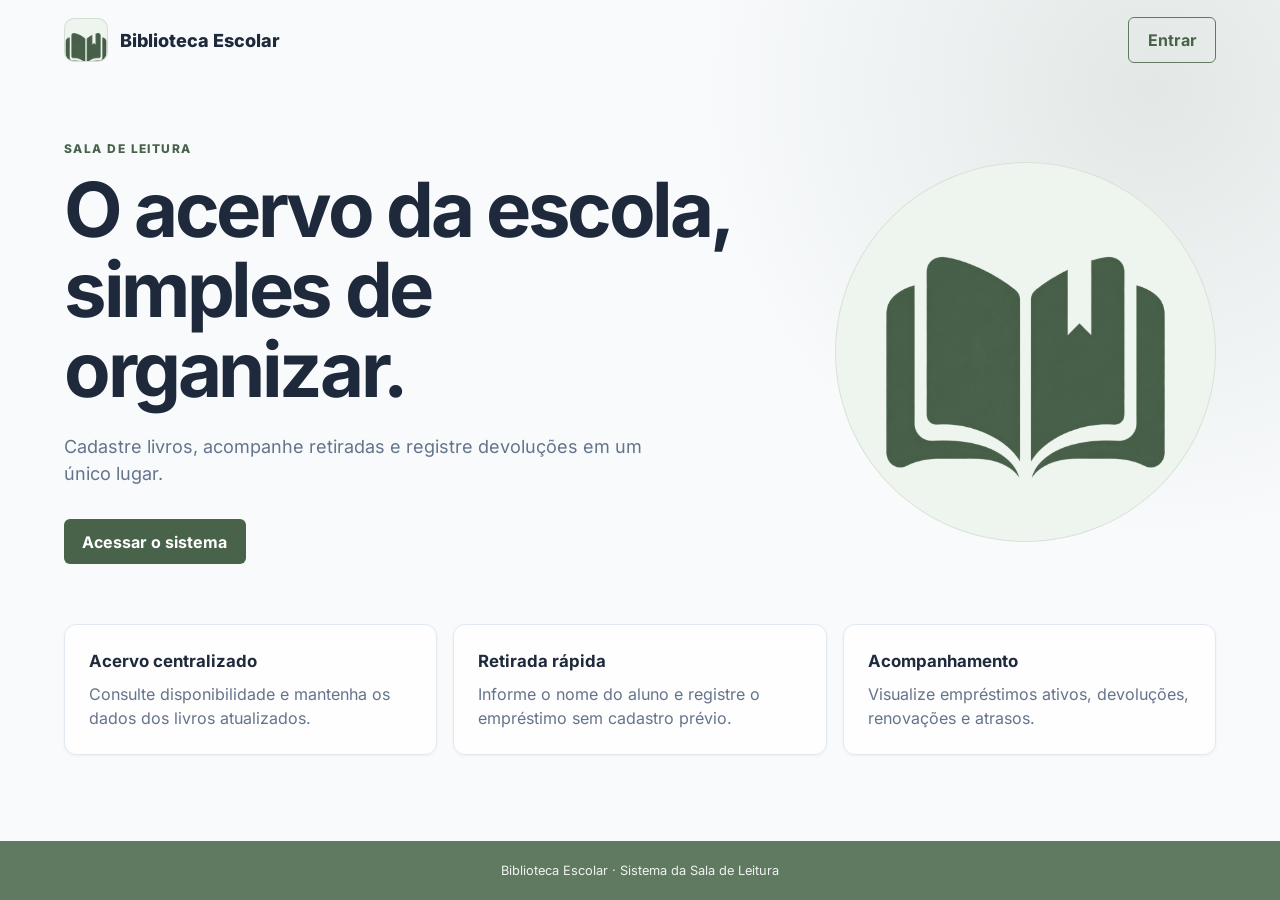
<file: index.html>
<!doctype html>
<html lang="pt-BR">
  <head>
    <meta charset="UTF-8" />
    <meta http-equiv="Content-Security-Policy" content="default-src 'self'; connect-src 'self' https://biblioteca-em-nuvem.onrender.com; font-src 'self'; img-src 'self'; style-src 'self'; script-src 'self'; object-src 'none'; base-uri 'none'; form-action 'self'" />
    <meta name="viewport" content="width=device-width, initial-scale=1.0" />
    <meta name="description" content="Sistema de gestão da Biblioteca Escolar" />
    <title>Biblioteca Escolar</title>
    <link rel="icon" href="assets/images/logo-biblioteca.png" type="image/png" />
    <link rel="stylesheet" href="assets/css/tokens.css" />
    <link rel="stylesheet" href="assets/css/base.css" />
    <link rel="stylesheet" href="assets/css/landing.css" />
  </head>
  <body class="landing-page">
    <a class="landing-skip-link" href="#main-content">Ir para o conteúdo</a>
    <header class="landing-header">
      <a class="landing-brand" href="index.html" aria-label="Biblioteca Escolar">
        <span class="landing-brand__mark" aria-hidden="true">
          <img src="assets/images/logo-biblioteca.png" alt="" />
        </span>
        <span>Biblioteca Escolar</span>
      </a>
      <button id="login-open" class="landing-button landing-button--outline" type="button">Entrar</button>
    </header>

    <main id="main-content">
      <section class="landing-hero" aria-labelledby="landing-title">
        <div class="landing-hero__content">
          <p class="landing-eyebrow">Sala de leitura</p>
          <h1 id="landing-title">O acervo da escola, simples de organizar.</h1>
          <p class="landing-hero__description">
            Cadastre livros, acompanhe retiradas e registre devoluções em um único lugar.
          </p>
          <button id="login-hero" class="landing-button landing-button--primary" type="button">Acessar o sistema</button>
        </div>
        <div class="landing-hero__illustration" aria-hidden="true">
          <img src="assets/images/logo-biblioteca.png" alt="" />
        </div>
      </section>

      <section class="landing-features" aria-label="Recursos do sistema">
        <article class="landing-feature">
          <h2>Acervo centralizado</h2>
          <p>Consulte disponibilidade e mantenha os dados dos livros atualizados.</p>
        </article>
        <article class="landing-feature">
          <h2>Retirada rápida</h2>
          <p>Informe o nome do aluno e registre o empréstimo sem cadastro prévio.</p>
        </article>
        <article class="landing-feature">
          <h2>Acompanhamento</h2>
          <p>Visualize empréstimos ativos, devoluções, renovações e atrasos.</p>
        </article>
      </section>
    </main>

    <footer class="landing-footer">
      <p>Biblioteca Escolar · Sistema da Sala de Leitura</p>
    </footer>

    <dialog id="login-dialog" class="login-dialog" aria-labelledby="login-title">
      <form id="login-form" class="login-form" method="dialog">
        <div class="login-form__heading">
          <div>
            <p class="landing-eyebrow">Acesso restrito</p>
            <h2 id="login-title">Entrar como bibliotecário</h2>
          </div>
          <button id="login-close" class="login-form__close" type="button" aria-label="Fechar">×</button>
        </div>
        <p class="login-form__description">Use as credenciais cadastradas pela administração da biblioteca.</p>
        <p class="required-fields-note"><span aria-hidden="true">*</span> Campos obrigatórios</p>
        <label class="login-field">
          <span>Usuário <span class="required-marker" aria-hidden="true">*</span></span>
          <input name="usuario" type="text" minlength="3" maxlength="80" autocomplete="username" required />
        </label>
        <label class="login-field">
          <span>Senha <span class="required-marker" aria-hidden="true">*</span></span>
          <input name="senha" type="password" minlength="12" maxlength="200" autocomplete="current-password" required />
        </label>
        <p id="login-message" class="login-form__message" role="alert" hidden></p>
        <button class="landing-button landing-button--primary login-form__submit" type="submit">Entrar</button>
      </form>
    </dialog>

    <script type="module" src="assets/js/pages/login.page.js"></script>
  </body>
</html>
</file>
<file: assets/css/tokens.css>
:root {
  --color-primary: #5f7a61;
  --color-primary-dark: #49634b;
  --color-primary-light: #eef4ee;
  --color-background: #f8fafc;
  --color-surface: #ffffff;
  --color-text: #1e293b;
  --color-text-muted: #64748b;
  --color-border: #e2e8f0;
  --color-success-background: #ecfdf3;
  --color-success-text: #15803d;
  --color-danger-background: #fef2f2;
  --color-danger-text: #b91c1c;

  --font-family-base: "Inter", Arial, sans-serif;

  --space-1: 0.25rem;
  --space-2: 0.5rem;
  --space-3: 0.75rem;
  --space-4: 1rem;
  --space-5: 1.25rem;
  --space-6: 1.5rem;
  --space-8: 2rem;
  --space-10: 2.5rem;
  --space-12: 3rem;

  --radius-sm: 0.375rem;
  --radius-md: 0.625rem;
  --radius-lg: 0.75rem;

  --shadow-card: 0 1px 3px rgb(15 23 42 / 5%);
  --transition-fast: 160ms ease;
}
</file>
<file: assets/css/base.css>
@font-face {
  font-family: "Inter";
  font-style: normal;
  font-weight: 100 900;
  font-display: swap;
  src: url("../fonts/inter-latin.woff2") format("woff2");
}

*,
*::before,
*::after {
  box-sizing: border-box;
}

html {
  color-scheme: light;
  font-family: var(--font-family-base);
  line-height: 1.5;
}

body {
  min-width: 20rem;
  min-height: 100vh;
  margin: 0;
  color: var(--color-text);
  background: var(--color-background);
  -webkit-font-smoothing: antialiased;
  text-rendering: optimizeLegibility;
}

button,
input,
textarea,
select {
  font: inherit;
}

button,
a {
  -webkit-tap-highlight-color: transparent;
}

button {
  border: 0;
}

img,
svg {
  display: block;
  max-width: 100%;
}

button:focus-visible,
a:focus-visible {
  outline: 3px solid rgb(95 122 97 / 35%);
  outline-offset: 2px;
}

@media (prefers-reduced-motion: reduce) {
  *,
  *::before,
  *::after {
    scroll-behavior: auto !important;
    transition-duration: 0.01ms !important;
  }
}
</file>
<file: assets/css/landing.css>
.landing-page {
  display: flex;
  min-height: 100vh;
  flex-direction: column;
  background:
    radial-gradient(circle at 90% 10%, rgb(95 122 97 / 14%), transparent 28rem),
    var(--color-background);
}

.landing-skip-link {
  position: fixed;
  top: 0.75rem;
  left: 0.75rem;
  z-index: 100;
  padding: 0.625rem 0.875rem;
  border-radius: var(--radius-sm);
  color: var(--color-surface);
  background: var(--color-primary-dark);
  transform: translateY(-160%);
}

.landing-skip-link:focus {
  transform: translateY(0);
}

.landing-header {
  display: flex;
  width: min(72rem, calc(100% - 2rem));
  min-height: 5rem;
  align-items: center;
  justify-content: space-between;
  margin-inline: auto;
}

.landing-brand {
  display: inline-flex;
  align-items: center;
  gap: 0.75rem;
  color: var(--color-text);
  font-size: 1.125rem;
  font-weight: 800;
  text-decoration: none;
}

.landing-brand__mark {
  display: grid;
  width: 2.75rem;
  height: 2.75rem;
  place-items: center;
  border-radius: var(--radius-md);
  border: 1px solid rgb(95 122 97 / 18%);
  background: var(--color-primary-light);
  overflow: hidden;
}

.landing-brand__mark img {
  width: 145%;
  height: 145%;
  max-width: none;
  object-fit: contain;
}

.landing-button {
  min-height: 2.75rem;
  padding: 0.65rem 1.15rem;
  border-radius: var(--radius-sm);
  font-weight: 700;
  cursor: pointer;
  transition: 160ms ease;
}

.landing-button--outline {
  border: 1px solid var(--color-primary);
  color: var(--color-primary-dark);
  background: transparent;
}

.landing-button--primary,
.landing-button--outline:hover {
  color: white;
  background: var(--color-primary-dark);
}

.landing-button--primary:hover {
  background: #3c523e;
}

.landing-button:disabled {
  cursor: wait;
  opacity: 0.65;
}

.landing-hero {
  display: grid;
  width: min(72rem, calc(100% - 2rem));
  min-height: 30rem;
  align-items: center;
  gap: 4rem;
  margin: 2rem auto;
  grid-template-columns: minmax(0, 1.3fr) minmax(16rem, 0.7fr);
}

.landing-eyebrow {
  margin: 0 0 0.75rem;
  color: var(--color-primary-dark);
  font-size: 0.75rem;
  font-weight: 800;
  letter-spacing: 0.12em;
  text-transform: uppercase;
}

.landing-hero h1 {
  max-width: 45rem;
  margin: 0;
  font-size: clamp(2.5rem, 6vw, 4.75rem);
  line-height: 1.05;
  letter-spacing: -0.045em;
}

.landing-hero__description {
  max-width: 38rem;
  margin: 1.5rem 0 2rem;
  color: var(--color-text-muted);
  font-size: 1.125rem;
}

.landing-hero__illustration {
  display: grid;
  aspect-ratio: 1;
  place-items: center;
  border-radius: 50%;
  color: var(--color-primary-dark);
  background: var(--color-primary-light);
  box-shadow: inset 0 0 0 1px rgb(95 122 97 / 15%);
  overflow: hidden;
}

.landing-hero__illustration img {
  width: 108%;
  height: 108%;
  max-width: none;
  object-fit: contain;
}

.landing-features {
  display: grid;
  width: min(72rem, calc(100% - 2rem));
  gap: 1rem;
  margin: 0 auto 4rem;
  grid-template-columns: repeat(3, 1fr);
}

.landing-feature {
  padding: 1.5rem;
  border: 1px solid var(--color-border);
  border-radius: var(--radius-lg);
  background: rgb(255 255 255 / 85%);
  box-shadow: var(--shadow-card);
}

.landing-feature h2 {
  margin: 0 0 0.5rem;
  font-size: 1.05rem;
}

.landing-feature p {
  margin: 0;
  color: var(--color-text-muted);
}

.landing-footer {
  margin-top: auto;
  padding: 1.25rem;
  color: rgb(255 255 255 / 90%);
  background: var(--color-primary);
  text-align: center;
}

.landing-footer p {
  margin: 0;
  font-size: 0.8rem;
}

.login-dialog {
  width: min(30rem, calc(100% - 2rem));
  padding: 0;
  border: 0;
  border-radius: var(--radius-lg);
  box-shadow: 0 24px 70px rgb(15 23 42 / 25%);
}

.login-dialog::backdrop {
  background: rgb(15 23 42 / 55%);
  backdrop-filter: blur(2px);
}

.login-form {
  display: grid;
  gap: 1rem;
  padding: 2rem;
}

.login-form__heading {
  display: flex;
  align-items: flex-start;
  justify-content: space-between;
  gap: 1rem;
}

.login-form h2 {
  margin: 0;
  font-size: 1.5rem;
}

.login-form__close {
  width: 2.25rem;
  height: 2.25rem;
  border-radius: 50%;
  color: var(--color-text-muted);
  background: transparent;
  font-size: 1.5rem;
  cursor: pointer;
}

.login-form__close:hover {
  background: var(--color-primary-light);
}

.login-form__description,
.required-fields-note {
  margin: 0;
  color: var(--color-text-muted);
  font-size: 0.875rem;
}

.required-marker,
.required-fields-note span {
  color: var(--color-danger-text);
}

.login-field {
  display: grid;
  gap: 0.4rem;
  font-size: 0.875rem;
  font-weight: 700;
}

.login-field input {
  width: 100%;
  min-height: 2.875rem;
  padding: 0.65rem 0.75rem;
  border: 1px solid var(--color-border);
  border-radius: var(--radius-sm);
  color: var(--color-text);
  background: white;
}

.login-field input:focus {
  border-color: var(--color-primary);
  outline: 3px solid rgb(95 122 97 / 18%);
}

.login-form__message {
  margin: 0;
  padding: 0.75rem;
  border-radius: var(--radius-sm);
  color: var(--color-danger-text);
  background: var(--color-danger-background);
  font-size: 0.875rem;
}

.login-form__submit {
  width: 100%;
  margin-top: 0.25rem;
}

@media (max-width: 48rem) {
  .landing-hero {
    min-height: auto;
    gap: 2rem;
    padding-block: 3rem;
    grid-template-columns: 1fr;
  }

  .landing-hero__illustration {
    display: none;
  }

  .landing-features {
    grid-template-columns: 1fr;
  }
}
</file>
<file: assets/css/layout.css>
:root {
  --topbar-height: 4.5rem;
  --sidebar-width: 18rem;
  --footer-height: 3.5rem;
}

.skip-link {
  position: fixed;
  top: 0.75rem;
  left: 0.75rem;
  z-index: 100;
  padding: 0.625rem 0.875rem;
  border-radius: var(--radius-sm);
  color: var(--color-surface);
  background: var(--color-primary-dark);
  font-weight: 600;
  transform: translateY(-160%);
  transition: transform var(--transition-fast);
}

.skip-link:focus {
  transform: translateY(0);
}

.topbar {
  position: sticky;
  top: 0;
  z-index: 50;
  display: flex;
  width: 100%;
  height: var(--topbar-height);
  align-items: center;
  justify-content: space-between;
  gap: 1.5rem;
  padding: 0 1.75rem;
  border-bottom: 1px solid var(--color-border);
  background: var(--color-primary-light);
}

.topbar__left,
.topbar__right,
.topbar__profile {
  display: flex;
  align-items: center;
}

.topbar__left {
  min-width: 0;
  gap: 1.25rem;
}

.topbar__right {
  gap: 1.5rem;
}

.topbar__menu-button,
.topbar__notification,
.sidebar__close {
  display: grid;
  flex: 0 0 auto;
  width: 2.75rem;
  height: 2.75rem;
  place-items: center;
  border-radius: var(--radius-sm);
  color: var(--color-text);
  background: transparent;
  cursor: pointer;
  transition:
    color var(--transition-fast),
    background-color var(--transition-fast);
}

.topbar__menu-button:hover,
.topbar__notification:hover,
.sidebar__close:hover {
  color: var(--color-primary-dark);
  background: rgb(95 122 97 / 10%);
}

.topbar__icon,
.sidebar__close-icon {
  width: 1.5rem;
  height: 1.5rem;
}

.topbar__notification {
  position: relative;
}

.topbar__notification::after {
  position: absolute;
  top: 0.625rem;
  right: 0.625rem;
  width: 0.4375rem;
  height: 0.4375rem;
  border: 2px solid var(--color-primary-light);
  border-radius: 50%;
  background: var(--color-danger-text);
  content: "";
}

.topbar__title {
  overflow: hidden;
  margin: 0;
  font-size: 1.375rem;
  font-weight: 700;
  line-height: 1.2;
  text-overflow: ellipsis;
  white-space: nowrap;
}

.topbar__profile {
  gap: 0.75rem;
}

.topbar__logout {
  min-height: 2.5rem;
  padding: 0.5rem 0.875rem;
  border: 1px solid var(--color-primary);
  border-radius: var(--radius-sm);
  color: var(--color-primary-dark);
  background: transparent;
  font-weight: 700;
  cursor: pointer;
}

.topbar__logout:hover {
  color: var(--color-surface);
  background: var(--color-primary-dark);
}

.topbar__logout:disabled {
  cursor: wait;
  opacity: 0.65;
}

.topbar__avatar {
  display: grid;
  width: 2.75rem;
  height: 2.75rem;
  place-items: center;
  border-radius: 50%;
  color: var(--color-surface);
  background: var(--color-primary);
  font-size: 0.9375rem;
  font-weight: 700;
}

.topbar__profile-copy {
  display: flex;
  align-items: baseline;
  gap: 0.375rem;
  white-space: nowrap;
}

.topbar__profile-name {
  font-size: 0.9375rem;
  font-weight: 700;
}

.app-shell {
  display: grid;
  min-height: calc(100vh - var(--topbar-height));
  grid-template-columns: var(--sidebar-width) minmax(0, 1fr);
  transition: grid-template-columns 220ms ease;
}

.sidebar {
  position: sticky;
  top: var(--topbar-height);
  z-index: 40;
  display: flex;
  height: calc(100vh - var(--topbar-height));
  flex-direction: column;
  overflow-y: auto;
  border-right: 1px solid var(--color-border);
  background: var(--color-surface);
  transition:
    width 220ms ease,
    border-color 220ms ease;
}

body.sidebar-collapsed .app-shell {
  grid-template-columns: 0 minmax(0, 1fr);
}

body.sidebar-collapsed .sidebar {
  width: 0;
  border-color: transparent;
  overflow: hidden;
}

.sidebar__brand {
  display: flex;
  min-height: 7rem;
  align-items: center;
  gap: 0.75rem;
  padding: 1.5rem 1.625rem;
}

.sidebar__logo {
  display: grid;
  flex: 0 0 auto;
  width: 2.75rem;
  height: 2.75rem;
  place-items: center;
  border-radius: var(--radius-md);
  border: 1px solid rgb(95 122 97 / 18%);
  background: var(--color-primary-light);
  overflow: hidden;
}

.sidebar__logo-image {
  width: 145%;
  height: 145%;
  max-width: none;
  object-fit: contain;
}

.sidebar__brand-name {
  margin: 0;
  font-size: 1.125rem;
  font-weight: 700;
}

.sidebar__close {
  display: none;
  margin-left: auto;
}

.sidebar__navigation {
  padding: 0.5rem 1rem 1.5rem;
}

.sidebar__group + .sidebar__group {
  margin-top: 1.75rem;
}

.sidebar__group-title {
  margin: 0 0 0.625rem;
  padding: 0 0.625rem;
  color: #94a3b8;
  font-size: 0.6875rem;
  font-weight: 600;
  letter-spacing: 0.04em;
  text-transform: uppercase;
}

.sidebar__list {
  display: grid;
  gap: 0.25rem;
  margin: 0;
  padding: 0;
  list-style: none;
}

.sidebar__link {
  display: flex;
  min-height: 3rem;
  align-items: center;
  gap: 0.75rem;
  padding: 0.75rem 0.875rem;
  border-radius: var(--radius-md);
  color: var(--color-text);
  font-size: 0.875rem;
  font-weight: 500;
  text-decoration: none;
  transition:
    color var(--transition-fast),
    background-color var(--transition-fast);
}

.sidebar__link:hover {
  color: var(--color-primary-dark);
  background: rgb(238 244 238 / 65%);
}

.sidebar__link[aria-current="page"] {
  color: var(--color-primary-dark);
  background: var(--color-primary-light);
  font-weight: 600;
}

.sidebar__link-icon {
  flex: 0 0 auto;
  width: 1.125rem;
  height: 1.125rem;
}

.app-column {
  display: flex;
  min-width: 0;
  min-height: calc(100vh - var(--topbar-height));
  flex-direction: column;
}

.app-column > main {
  flex: 1;
}

.footer {
  display: flex;
  min-height: var(--footer-height);
  align-items: center;
  padding: 1rem 2.5rem;
  color: rgb(255 255 255 / 85%);
  background: var(--color-primary);
  font-size: 0.75rem;
}

.footer__text {
  margin: 0;
}

.sidebar-overlay {
  position: fixed;
  inset: var(--topbar-height) 0 0;
  z-index: 30;
  display: none;
  width: 100%;
  height: calc(100vh - var(--topbar-height));
  padding: 0;
  background: rgb(15 23 42 / 45%);
  cursor: pointer;
  opacity: 0;
  transition: opacity var(--transition-fast);
}

@media (max-width: 63.9375rem) {
  :root {
    --topbar-height: 4rem;
  }

  .topbar {
    padding-inline: 1rem;
  }

  .topbar__left,
  .topbar__right {
    gap: 0.75rem;
  }

  .topbar__title {
    font-size: 1.125rem;
  }

  .app-shell {
    grid-template-columns: minmax(0, 1fr);
  }

  .sidebar {
    position: fixed;
    top: var(--topbar-height);
    bottom: 0;
    left: 0;
    width: min(var(--sidebar-width), 88vw);
    height: auto;
    box-shadow: 12px 0 30px rgb(15 23 42 / 12%);
    transform: translateX(-105%);
    transition: transform 220ms ease;
  }

  .sidebar__close {
    display: grid;
  }

  .sidebar-overlay {
    display: block;
    pointer-events: none;
  }

  body.sidebar-open {
    overflow: hidden;
  }

  body.sidebar-open .sidebar {
    transform: translateX(0);
  }

  body.sidebar-open .sidebar-overlay {
    pointer-events: auto;
    opacity: 1;
  }

  .footer {
    padding-inline: 1.5rem;
  }
}

@media (max-width: 40rem) {
  .topbar__profile-copy {
    display: none;
  }

  .topbar__avatar {
    width: 2.375rem;
    height: 2.375rem;
  }

  .footer {
    min-height: 4rem;
    justify-content: center;
    padding: 0.875rem 1rem;
    text-align: center;
  }
}
</file>
<file: assets/css/pages.css>
.page-shell {
  min-height: 100%;
  padding: clamp(2rem, 4vw, 3.75rem) clamp(1.25rem, 4vw, 4.5rem);
  background: var(--color-background);
}

.page-container {
  width: min(100%, 96rem);
  margin-inline: auto;
}

.page-heading {
  margin-bottom: 2rem;
}

.page-heading--actions {
  display: flex;
  align-items: flex-end;
  justify-content: space-between;
  gap: 1.5rem;
}

.page-heading__title {
  margin: 0;
  font-size: clamp(1.75rem, 2.2vw, 2rem);
  line-height: 1.2;
  letter-spacing: -0.025em;
}

.page-heading__description {
  margin: 0.375rem 0 0;
  color: var(--color-text-muted);
  font-size: 0.9375rem;
}

.placeholder-panel {
  min-height: 16rem;
  padding: clamp(1.5rem, 3vw, 2.5rem);
  border: 1px solid var(--color-border);
  border-radius: var(--radius-lg);
  background: var(--color-surface);
  box-shadow: var(--shadow-card);
}

.placeholder-panel__badge {
  display: inline-flex;
  padding: 0.375rem 0.625rem;
  border-radius: 999px;
  color: var(--color-primary-dark);
  background: var(--color-primary-light);
  font-size: 0.75rem;
  font-weight: 600;
}

.placeholder-panel__title {
  margin: 1.25rem 0 0;
  font-size: 1.25rem;
}

.placeholder-panel__description {
  max-width: 40rem;
  margin: 0.5rem 0 0;
  color: var(--color-text-muted);
}

.sr-only {
  position: absolute;
  width: 1px;
  height: 1px;
  padding: 0;
  margin: -1px;
  overflow: hidden;
  clip: rect(0, 0, 0, 0);
  white-space: nowrap;
  border: 0;
}

.button {
  display: inline-flex;
  min-height: 2.625rem;
  align-items: center;
  justify-content: center;
  padding: 0.625rem 1rem;
  border: 1px solid transparent;
  border-radius: var(--radius-sm);
  font-weight: 600;
  line-height: 1.2;
  cursor: pointer;
  transition:
    color var(--transition-fast),
    background-color var(--transition-fast),
    border-color var(--transition-fast);
}

.button:disabled {
  cursor: not-allowed;
  opacity: 0.55;
}

.button--primary {
  color: var(--color-surface);
  background: var(--color-primary-dark);
}

.button--primary:hover:not(:disabled) {
  background: var(--color-primary);
}

.button--secondary {
  border-color: var(--color-border);
  color: var(--color-text);
  background: var(--color-surface);
}

.button--secondary:hover:not(:disabled) {
  border-color: var(--color-primary);
  color: var(--color-primary-dark);
  background: var(--color-primary-light);
}

.button--danger {
  border-color: #fecaca;
  color: var(--color-danger-text);
  background: var(--color-danger-background);
}

.button--small {
  min-height: 2rem;
  padding: 0.4rem 0.625rem;
  font-size: 0.75rem;
}

.page-message,
.global-alert {
  margin-bottom: 1rem;
  padding: 0.875rem 1rem;
  border: 1px solid var(--color-border);
  border-radius: var(--radius-sm);
  background: var(--color-surface);
  font-size: 0.875rem;
}

.page-message--success {
  border-color: #bbf7d0;
  color: var(--color-success-text);
  background: var(--color-success-background);
}

.page-message--error,
.global-alert {
  border-color: #fecaca;
  color: var(--color-danger-text);
  background: var(--color-danger-background);
}

.data-panel {
  border: 1px solid var(--color-border);
  border-radius: var(--radius-lg);
  background: var(--color-surface);
  box-shadow: var(--shadow-card);
}

.data-panel__header {
  display: flex;
  align-items: flex-end;
  justify-content: space-between;
  gap: 1.5rem;
  padding: 1.5rem;
  border-bottom: 1px solid var(--color-border);
}

.data-panel__title {
  margin: 0;
  font-size: 1.0625rem;
}

.data-panel__description {
  margin: 0.25rem 0 0;
  color: var(--color-text-muted);
  font-size: 0.8125rem;
}

.filter-form {
  display: flex;
  align-items: center;
  justify-content: flex-end;
  gap: 0.625rem;
}

input,
select,
textarea {
  width: 100%;
  border: 1px solid var(--color-border);
  border-radius: var(--radius-sm);
  color: var(--color-text);
  background: var(--color-surface);
}

input,
select {
  min-height: 2.625rem;
  padding: 0.5rem 0.75rem;
}

textarea {
  padding: 0.625rem 0.75rem;
  resize: vertical;
}

input:focus,
select:focus,
textarea:focus {
  border-color: var(--color-primary);
  outline: 3px solid rgb(95 122 97 / 18%);
}

.filter-form input {
  width: min(18rem, 36vw);
}

.filter-form select {
  width: auto;
}

.loading-message {
  margin: 0;
  padding: 0.875rem 1.5rem;
  color: var(--color-text-muted);
  font-size: 0.875rem;
}

.table-wrapper {
  overflow-x: auto;
}

.data-table {
  width: 100%;
  border-collapse: collapse;
  text-align: left;
}

.data-table th,
.data-table td {
  padding: 0.875rem 1rem;
  border-bottom: 1px solid var(--color-border);
  vertical-align: middle;
}

.data-table th {
  color: var(--color-text-muted);
  background: #f8fafc;
  font-size: 0.6875rem;
  font-weight: 700;
  letter-spacing: 0.035em;
  text-transform: uppercase;
  white-space: nowrap;
}

.data-table td {
  font-size: 0.8125rem;
}

.table-empty {
  padding-block: 2.5rem !important;
  color: var(--color-text-muted);
  text-align: center;
}

.table-actions {
  display: flex;
  flex-wrap: wrap;
  gap: 0.375rem;
}

.status-badge {
  display: inline-flex;
  padding: 0.25rem 0.5rem;
  border-radius: 999px;
  font-size: 0.6875rem;
  font-weight: 700;
  white-space: nowrap;
}

.status-badge--success {
  color: var(--color-success-text);
  background: var(--color-success-background);
}

.status-badge--danger {
  color: var(--color-danger-text);
  background: var(--color-danger-background);
}

.status-badge--warning {
  color: #92400e;
  background: #fffbeb;
}

.status-badge--muted {
  color: var(--color-text-muted);
  background: #f1f5f9;
}

.pagination {
  display: flex;
  align-items: center;
  justify-content: flex-end;
  gap: 1rem;
  padding: 1rem 1.5rem;
}

.pagination__label {
  color: var(--color-text-muted);
  font-size: 0.8125rem;
}

.form-dialog {
  width: min(42rem, calc(100vw - 2rem));
  max-height: calc(100vh - 2rem);
  padding: 0;
  border: 0;
  border-radius: var(--radius-lg);
  color: var(--color-text);
  background: var(--color-surface);
  box-shadow: 0 24px 64px rgb(15 23 42 / 24%);
}

.form-dialog::backdrop {
  background: rgb(15 23 42 / 55%);
}

.entity-form {
  padding: 1.5rem;
}

.form-dialog__header h2 {
  margin: 0;
  font-size: 1.25rem;
}

.form-dialog__header p {
  margin: 0.25rem 0 0;
  color: var(--color-text-muted);
  font-size: 0.8125rem;
}

.form-grid {
  display: grid;
  grid-template-columns: repeat(2, minmax(0, 1fr));
  gap: 1rem;
  margin-top: 1.5rem;
}

.field {
  display: grid;
  align-content: start;
  gap: 0.375rem;
  font-size: 0.8125rem;
  font-weight: 600;
}

.field--wide {
  grid-column: 1 / -1;
}

.field small {
  color: var(--color-text-muted);
  font-size: 0.6875rem;
  font-weight: 400;
}

.required-marker,
.required-fields-note > span {
  color: var(--color-danger-text);
}

.required-fields-note {
  margin: 1rem 0 -0.75rem;
  color: var(--color-text-muted);
  font-size: 0.75rem;
}

.settings-form > .required-fields-note {
  margin-top: 0;
  margin-bottom: 1rem;
}

.form-actions {
  display: flex;
  justify-content: flex-end;
  gap: 0.625rem;
  margin-top: 1.5rem;
}

.settings-panel {
  padding: 1.5rem;
}

.settings-form {
  max-width: 48rem;
  padding: 0;
  margin-top: 1.5rem;
}

@media (max-width: 40rem) {
  .page-shell {
    padding: 1.5rem 1rem 2rem;
  }

  .page-heading--actions,
  .data-panel__header,
  .filter-form {
    align-items: stretch;
    flex-direction: column;
  }

  .filter-form input,
  .filter-form select {
    width: 100%;
  }

  .data-panel__header,
  .pagination,
  .settings-panel {
    padding: 1rem;
  }

  .pagination {
    flex-wrap: wrap;
    justify-content: center;
  }

  .pagination__label {
    width: 100%;
    order: -1;
    text-align: center;
  }

  .form-grid {
    grid-template-columns: 1fr;
  }

  .field--wide {
    grid-column: auto;
  }
}
</file>
<file: assets/css/dashboard.css>
.dashboard-page {
  min-height: 0;
  padding: clamp(2rem, 4vw, 3.75rem) clamp(1.25rem, 4vw, 4.5rem);
  background: var(--color-background);
}

.dashboard {
  width: min(100%, 96rem);
  margin-inline: auto;
}

.dashboard__header {
  margin-bottom: 2rem;
}

.dashboard__title {
  margin: 0;
  font-size: clamp(1.75rem, 2.2vw, 2rem);
  font-weight: 700;
  line-height: 1.2;
  letter-spacing: -0.025em;
}

.dashboard__subtitle {
  margin: 0.375rem 0 0;
  color: var(--color-text-muted);
  font-size: 0.9375rem;
}

.summary-grid {
  display: grid;
  grid-template-columns: repeat(4, minmax(0, 1fr));
  gap: clamp(1rem, 1.6vw, 1.5rem);
}

.summary-card,
.panel {
  border: 1px solid var(--color-border);
  border-radius: var(--radius-lg);
  background: var(--color-surface);
  box-shadow: var(--shadow-card);
}

.summary-card {
  min-height: 9.25rem;
  padding: 1.5rem;
}

.summary-card__header {
  display: flex;
  align-items: flex-start;
  justify-content: space-between;
  gap: 1rem;
}

.summary-card__title {
  margin: 0;
  font-size: 1rem;
  font-weight: 600;
  line-height: 1.4;
}

.summary-card__icon {
  flex: 0 0 auto;
  width: 1.25rem;
  height: 1.25rem;
  color: var(--color-text);
}

.summary-card__value {
  margin: 0.5rem 0 0;
  font-size: 2rem;
  font-weight: 700;
  line-height: 1.1;
  letter-spacing: -0.025em;
}

.summary-card__description {
  margin: 0.625rem 0 0;
  color: var(--color-text-muted);
  font-size: 0.8125rem;
}

.dashboard__content-grid {
  display: grid;
  grid-template-columns: minmax(0, 2fr) minmax(18rem, 1fr);
  gap: clamp(1rem, 1.6vw, 1.5rem);
  margin-top: 1.75rem;
}

.panel {
  min-width: 0;
  min-height: 21.5rem;
  padding: 1.75rem;
}

.panel__header {
  display: flex;
  align-items: flex-start;
  justify-content: space-between;
  gap: 1.5rem;
}

.panel__title {
  margin: 0;
  font-size: 1.0625rem;
  font-weight: 700;
  line-height: 1.4;
}

.panel__description {
  margin: 0.125rem 0 0;
  color: var(--color-text-muted);
  font-size: 0.8125rem;
}

.panel__link {
  flex: 0 0 auto;
  padding: 0.25rem;
  color: var(--color-primary-dark);
  background: transparent;
  font-size: 0.875rem;
  font-weight: 600;
  text-decoration: underline;
  text-underline-offset: 0.2em;
  cursor: pointer;
  transition: color var(--transition-fast);
}

.panel__link:hover {
  color: var(--color-primary);
}

.book-list {
  margin: 1.5rem 0 0;
  padding: 0;
  list-style: none;
}

.book-item {
  display: flex;
  align-items: center;
  min-height: 4.75rem;
  gap: 0.875rem;
  border-bottom: 1px solid var(--color-border);
}

.book-item:last-child {
  border-bottom: 0;
}

.book-item__icon-box {
  display: grid;
  flex: 0 0 auto;
  width: 2.75rem;
  height: 2.75rem;
  place-items: center;
  border-radius: var(--radius-sm);
  color: var(--color-text);
  background: var(--color-primary-light);
}

.book-item__icon {
  width: 1.25rem;
  height: 1.25rem;
}

.book-item__details {
  min-width: 0;
}

.book-item__title,
.book-item__author {
  overflow: hidden;
  margin: 0;
  text-overflow: ellipsis;
  white-space: nowrap;
}

.book-item__title {
  font-size: 0.9375rem;
  font-weight: 700;
  line-height: 1.35;
}

.book-item__author {
  color: var(--color-text);
  font-size: 0.875rem;
  line-height: 1.35;
}

.book-item__status {
  flex: 0 0 auto;
  margin-left: auto;
  padding: 0.25rem 0.625rem;
  border-radius: 999px;
  font-size: 0.6875rem;
  font-weight: 600;
  line-height: 1.25;
}

.book-item__status--available {
  color: var(--color-success-text);
  background: var(--color-success-background);
}

.book-item__status--borrowed {
  color: var(--color-danger-text);
  background: var(--color-danger-background);
}

.quick-actions {
  display: grid;
  gap: 0.625rem;
  margin-top: 1.5rem;
}

.quick-action {
  display: flex;
  width: 100%;
  min-height: 3.25rem;
  align-items: center;
  gap: 0.75rem;
  padding: 0.75rem 1rem;
  border: 1px solid var(--color-border);
  border-radius: var(--radius-sm);
  color: var(--color-text-muted);
  background: var(--color-surface);
  font-size: 0.875rem;
  text-decoration: none;
  text-align: left;
  cursor: pointer;
  transition:
    color var(--transition-fast),
    border-color var(--transition-fast),
    background-color var(--transition-fast);
}

.quick-action:hover {
  border-color: var(--color-primary);
  color: var(--color-primary-dark);
  background: var(--color-primary-light);
}

.quick-action__icon {
  flex: 0 0 auto;
  width: 1.125rem;
  height: 1.125rem;
}

@media (max-width: 68rem) {
  .summary-grid {
    grid-template-columns: repeat(2, minmax(0, 1fr));
  }

  .dashboard__content-grid {
    grid-template-columns: 1fr;
  }

  .quick-access {
    min-height: auto;
  }
}

@media (max-width: 40rem) {
  .dashboard-page {
    padding: 1.5rem 1rem 2rem;
  }

  .dashboard__header {
    margin-bottom: 1.5rem;
  }

  .summary-grid {
    grid-template-columns: 1fr;
  }

  .summary-card {
    min-height: 8.5rem;
    padding: 1.25rem;
  }

  .dashboard__content-grid {
    margin-top: 1rem;
  }

  .panel {
    min-height: auto;
    padding: 1.25rem;
  }

  .panel__header {
    gap: 1rem;
  }

  .book-list {
    margin-top: 1rem;
  }

  .book-item {
    min-height: 5rem;
    gap: 0.75rem;
  }

  .book-item__status {
    padding-inline: 0.5rem;
    font-size: 0.625rem;
  }
}

@media (max-width: 25rem) {
  .panel__header {
    flex-direction: column;
  }

  .panel__link {
    margin-top: -0.5rem;
  }

  .book-item {
    align-items: flex-start;
    flex-wrap: wrap;
    padding-block: 0.875rem;
  }

  .book-item__details {
    width: calc(100% - 3.625rem);
  }

  .book-item__status {
    margin-left: 3.625rem;
  }
}
</file>
